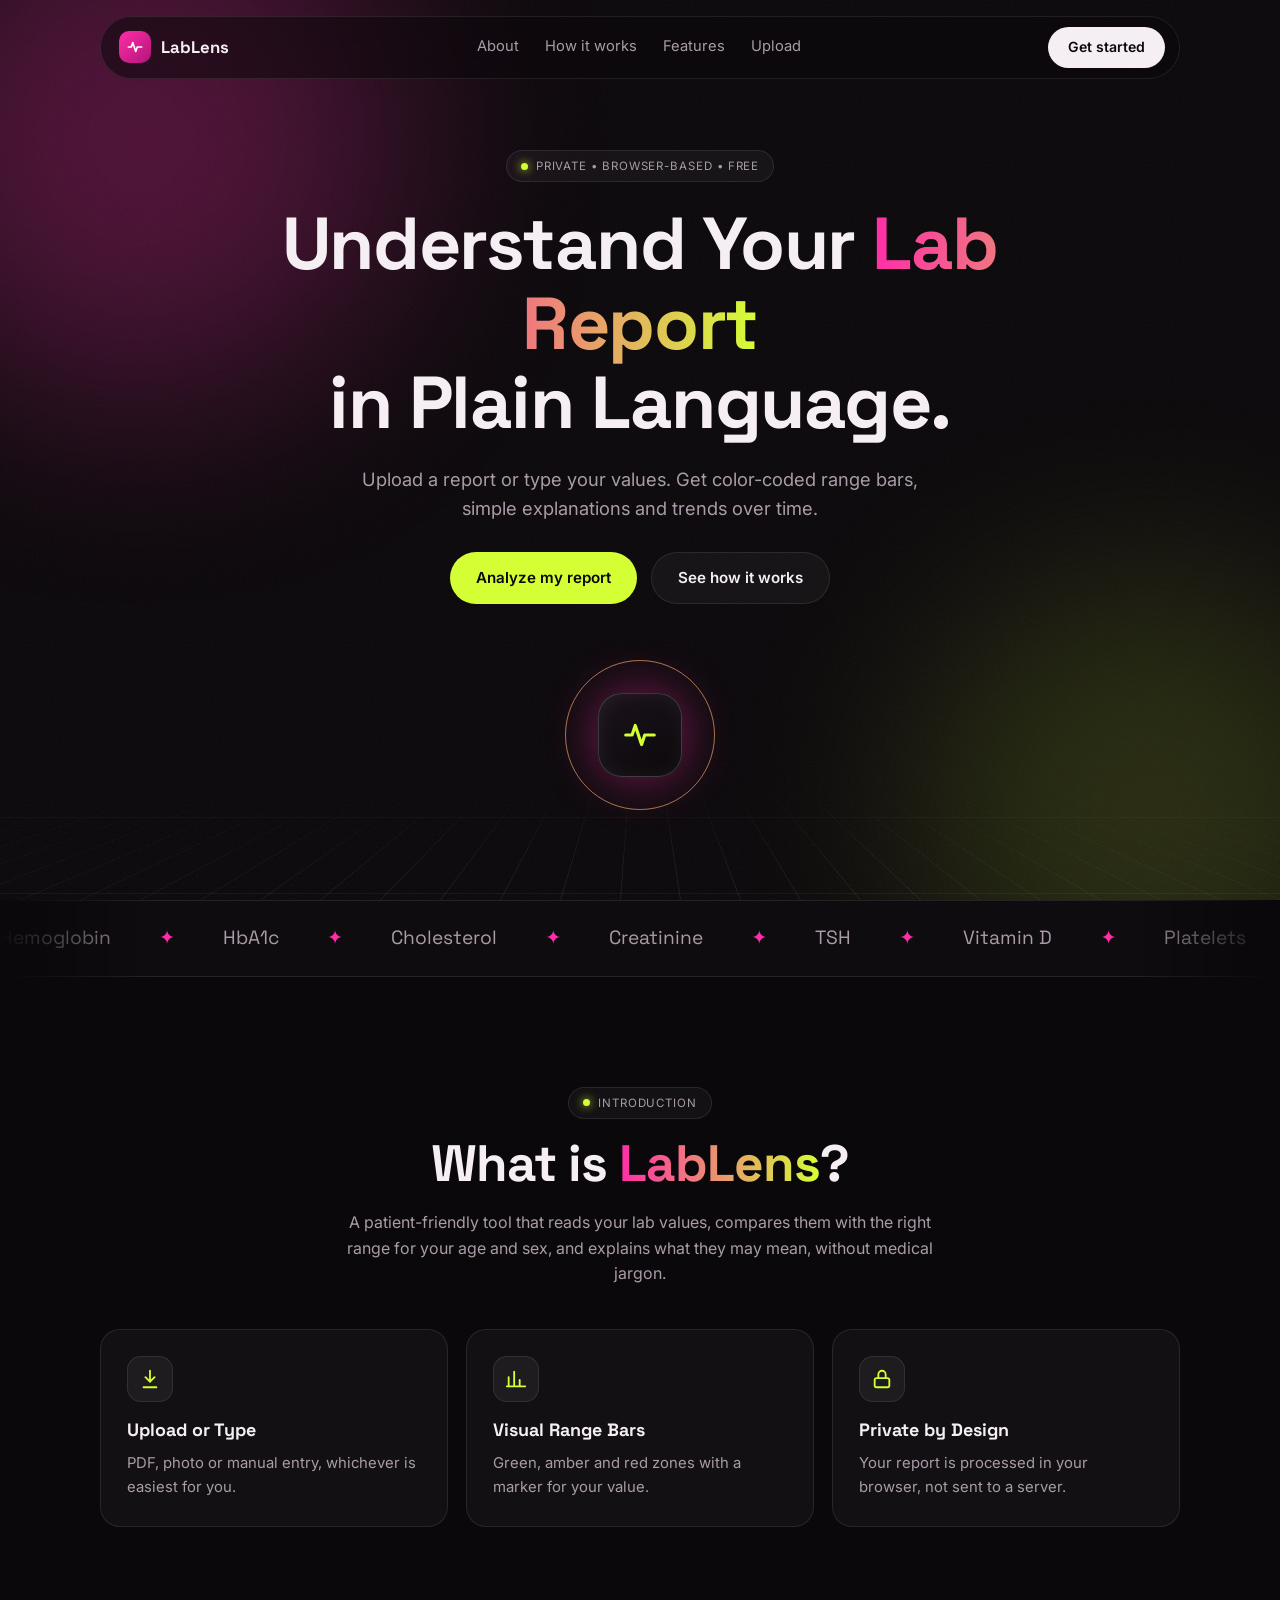
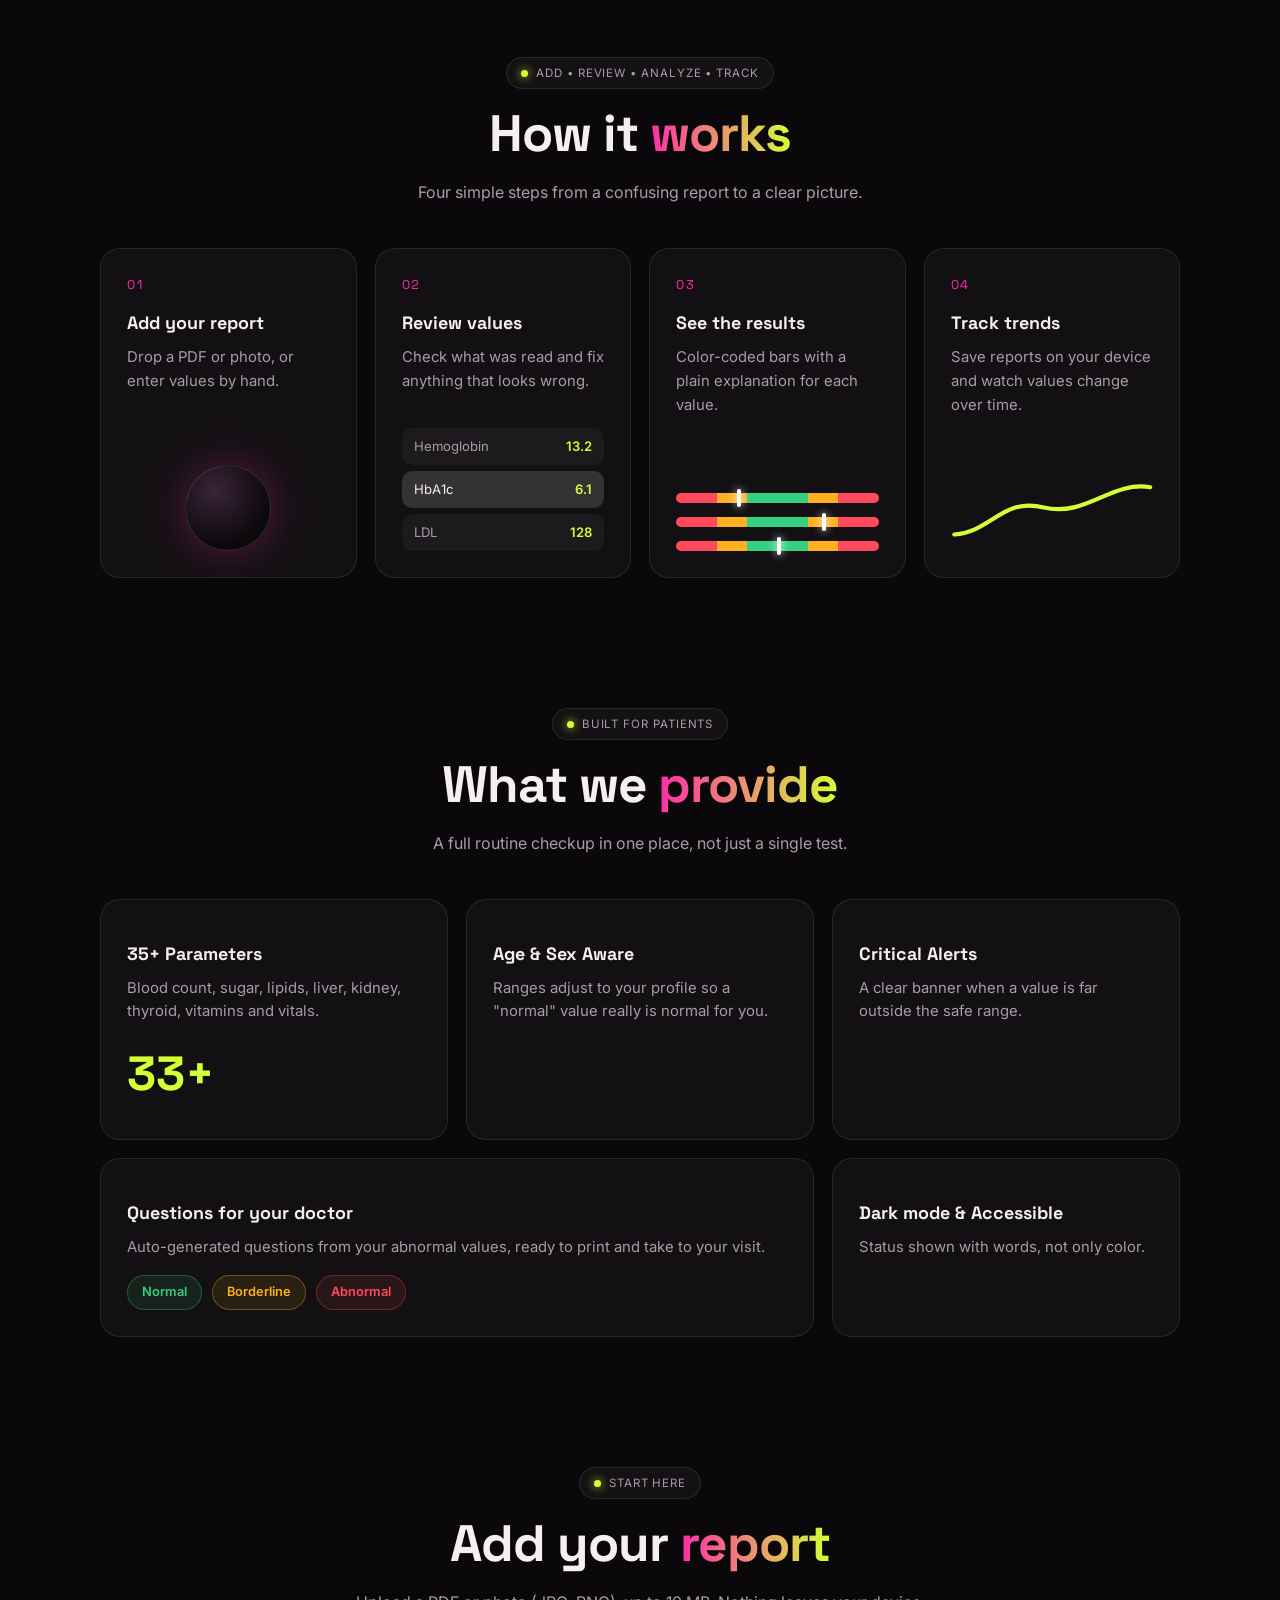
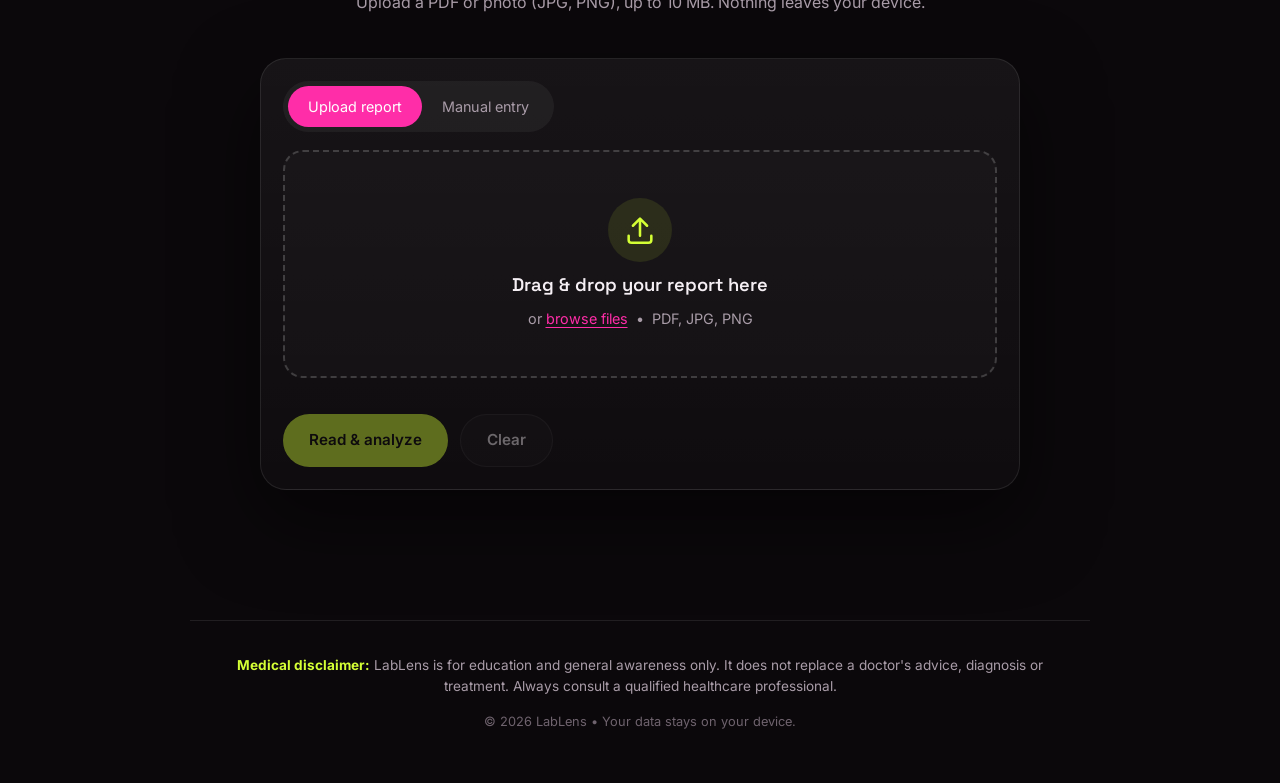
<file: websit sranjith/index.html>
<!DOCTYPE html>
<html lang="en">
<head>
  <meta charset="UTF-8" />
  <meta name="viewport" content="width=device-width, initial-scale=1" />
  <title>LabLens – Understand Your Lab Report</title>
  <meta name="description" content="Upload or type your lab results and get a plain-language, color-coded explanation. Private, runs in your browser." />

  <link rel="preconnect" href="https://fonts.googleapis.com" />
  <link rel="preconnect" href="https://fonts.gstatic.com" crossorigin />
  <link href="https://fonts.googleapis.com/css2?family=Inter:wght@300;400;500;600&family=Space+Grotesk:wght@500;600;700&display=swap" rel="stylesheet" />
  <link rel="stylesheet" href="css/style.css" />
</head>
<body>
  <!-- Animated background -->
  <div class="bg" aria-hidden="true">
    <span class="blob blob-pink"></span>
    <span class="blob blob-lime"></span>
    <span class="grid-floor"></span>
    <span class="noise"></span>
  </div>
  <div class="cursor-glow" aria-hidden="true"></div>

  <!-- NAV -->
  <header class="nav" id="nav">
    <a href="#top" class="brand" aria-label="LabLens home">
      <span class="brand-mark">
        <svg viewBox="0 0 24 24" width="18" height="18" fill="none" stroke="currentColor" stroke-width="2.2" stroke-linecap="round" stroke-linejoin="round"><path d="M3 12h4l2-6 4 12 2-6h6"/></svg>
      </span>
      LabLens
    </a>
    <nav class="nav-links" aria-label="Main">
      <a href="#intro">About</a>
      <a href="#how">How it works</a>
      <a href="#provide">Features</a>
      <a href="#upload">Upload</a>
    </nav>
    <a href="#upload" class="btn btn-small">Get started</a>
  </header>

  <main id="top">
    <!-- HERO -->
    <section class="hero">
      <p class="pill reveal"><span class="dot"></span> Private • Browser-based • Free</p>
      <h1 class="reveal" style="--d:.08s">
        Understand Your <span class="grad">Lab Report</span><br />in Plain Language.
      </h1>
      <p class="sub reveal" style="--d:.16s">
        Upload a report or type your values. Get color-coded range bars, simple explanations and trends over time.
      </p>
      <div class="hero-cta reveal" style="--d:.24s">
        <a href="#upload" class="btn btn-primary">Analyze my report</a>
        <a href="#how" class="btn btn-ghost">See how it works</a>
      </div>

      <div class="orb reveal" style="--d:.32s" aria-hidden="true">
        <div class="orb-ring"></div>
        <div class="orb-ring r2"></div>
        <div class="orb-core">
          <svg viewBox="0 0 24 24" width="38" height="38" fill="none" stroke="currentColor" stroke-width="2" stroke-linecap="round" stroke-linejoin="round"><path d="M3 12h4l2-6 4 12 2-6h6"/></svg>
        </div>
      </div>
    </section>

    <!-- MARQUEE -->
    <section class="marquee" aria-label="Supported tests">
      <div class="marquee-track">
        <span>Hemoglobin</span><span>HbA1c</span><span>Cholesterol</span><span>Creatinine</span><span>TSH</span>
        <span>Vitamin D</span><span>Platelets</span><span>SGPT</span><span>Blood Pressure</span><span>SpO2</span><span>BMI</span><span>Ferritin</span>
        <span>Hemoglobin</span><span>HbA1c</span><span>Cholesterol</span><span>Creatinine</span><span>TSH</span>
        <span>Vitamin D</span><span>Platelets</span><span>SGPT</span><span>Blood Pressure</span><span>SpO2</span><span>BMI</span><span>Ferritin</span>
      </div>
    </section>

    <!-- INTRO -->
    <section class="section" id="intro">
      <p class="pill reveal"><span class="dot"></span> Introduction</p>
      <h2 class="reveal">What is <span class="grad">LabLens</span>?</h2>
      <p class="lead reveal">
        A patient-friendly tool that reads your lab values, compares them with the right range for your age and sex,
        and explains what they may mean, without medical jargon.
      </p>
      <div class="cards-3">
        <article class="card spot reveal">
          <div class="icon"><svg viewBox="0 0 24 24" width="22" height="22" fill="none" stroke="currentColor" stroke-width="2" stroke-linecap="round"><path d="M12 3v12M7 10l5 5 5-5M5 21h14"/></svg></div>
          <h3>Upload or Type</h3>
          <p>PDF, photo or manual entry, whichever is easiest for you.</p>
        </article>
        <article class="card spot reveal" style="--d:.1s">
          <div class="icon"><svg viewBox="0 0 24 24" width="22" height="22" fill="none" stroke="currentColor" stroke-width="2" stroke-linecap="round"><path d="M4 20V10M10 20V4M16 20v-7M22 20H2"/></svg></div>
          <h3>Visual Range Bars</h3>
          <p>Green, amber and red zones with a marker for your value.</p>
        </article>
        <article class="card spot reveal" style="--d:.2s">
          <div class="icon"><svg viewBox="0 0 24 24" width="22" height="22" fill="none" stroke="currentColor" stroke-width="2" stroke-linecap="round" stroke-linejoin="round"><rect x="4" y="11" width="16" height="10" rx="2"/><path d="M8 11V7a4 4 0 018 0v4"/></svg></div>
          <h3>Private by Design</h3>
          <p>Your report is processed in your browser, not sent to a server.</p>
        </article>
      </div>
    </section>

    <!-- HOW IT WORKS -->
    <section class="section" id="how">
      <p class="pill reveal"><span class="dot"></span> Add • Review • Analyze • Track</p>
      <h2 class="reveal">How it <span class="grad">works</span></h2>
      <p class="lead reveal">Four simple steps from a confusing report to a clear picture.</p>
      <div class="cards-4">
        <article class="card tall spot reveal">
          <span class="step-no">01</span>
          <h3>Add your report</h3>
          <p>Drop a PDF or photo, or enter values by hand.</p>
          <div class="mini-visual"><span class="mini-orb"></span></div>
        </article>
        <article class="card tall spot reveal" style="--d:.1s">
          <span class="step-no">02</span>
          <h3>Review values</h3>
          <p>Check what was read and fix anything that looks wrong.</p>
          <ul class="mini-list">
            <li>Hemoglobin <b>13.2</b></li>
            <li class="on">HbA1c <b>6.1</b></li>
            <li>LDL <b>128</b></li>
          </ul>
        </article>
        <article class="card tall spot reveal" style="--d:.2s">
          <span class="step-no">03</span>
          <h3>See the results</h3>
          <p>Color-coded bars with a plain explanation for each value.</p>
          <div class="mini-bar"><i></i></div>
          <div class="mini-bar b2"><i></i></div>
          <div class="mini-bar b3"><i></i></div>
        </article>
        <article class="card tall spot reveal" style="--d:.3s">
          <span class="step-no">04</span>
          <h3>Track trends</h3>
          <p>Save reports on your device and watch values change over time.</p>
          <svg class="mini-chart" viewBox="0 0 120 50" fill="none"><path d="M2 40 C 25 38, 30 18, 55 24 S 95 8, 118 12" stroke="currentColor" stroke-width="2.5" stroke-linecap="round"/></svg>
        </article>
      </div>
    </section>

    <!-- WHAT WE PROVIDE -->
    <section class="section" id="provide">
      <p class="pill reveal"><span class="dot"></span> Built for patients</p>
      <h2 class="reveal">What we <span class="grad">provide</span></h2>
      <p class="lead reveal">A full routine checkup in one place, not just a single test.</p>
      <div class="bento">
        <article class="card spot reveal">
          <h3>35+ Parameters</h3>
          <p>Blood count, sugar, lipids, liver, kidney, thyroid, vitamins and vitals.</p>
          <div class="stat"><span data-count="35">0</span>+</div>
        </article>
        <article class="card spot reveal" style="--d:.1s">
          <h3>Age &amp; Sex Aware</h3>
          <p>Ranges adjust to your profile so a "normal" value really is normal for you.</p>
        </article>
        <article class="card spot reveal" style="--d:.2s">
          <h3>Critical Alerts</h3>
          <p>A clear banner when a value is far outside the safe range.</p>
        </article>
        <article class="card spot wide reveal">
          <h3>Questions for your doctor</h3>
          <p>Auto-generated questions from your abnormal values, ready to print and take to your visit.</p>
          <div class="chips">
            <span class="chip ok">Normal</span>
            <span class="chip warn">Borderline</span>
            <span class="chip bad">Abnormal</span>
          </div>
        </article>
        <article class="card spot reveal" style="--d:.1s">
          <h3>Dark mode &amp; Accessible</h3>
          <p>Status shown with words, not only color.</p>
        </article>
      </div>
    </section>

    <!-- UPLOAD -->
    <section class="section" id="upload">
      <p class="pill reveal"><span class="dot"></span> Start here</p>
      <h2 class="reveal">Add your <span class="grad">report</span></h2>
      <p class="lead reveal">Upload a PDF or photo (JPG, PNG), up to 10 MB. Nothing leaves your device.</p>

      <div class="upload-wrap reveal">
        <div class="tabs" role="tablist">
          <button class="tab active" role="tab" aria-selected="true" data-tab="file">Upload report</button>
          <button class="tab" role="tab" aria-selected="false" data-tab="manual">Manual entry</button>
        </div>

        <!-- Upload panel -->
        <div class="panel" id="panel-file">
          <label class="dropzone" id="dropzone" for="fileInput" tabindex="0">
            <input type="file" id="fileInput" accept=".pdf,.jpg,.jpeg,.png,application/pdf,image/jpeg,image/png" multiple hidden />
            <div class="dz-icon">
              <svg viewBox="0 0 24 24" width="34" height="34" fill="none" stroke="currentColor" stroke-width="1.8" stroke-linecap="round" stroke-linejoin="round"><path d="M12 16V4M7 9l5-5 5 5"/><path d="M4 16v3a2 2 0 002 2h12a2 2 0 002-2v-3"/></svg>
            </div>
            <p class="dz-title">Drag &amp; drop your report here</p>
            <p class="dz-sub">or <span class="link">browse files</span> &nbsp;•&nbsp; PDF, JPG, PNG</p>
          </label>

          <p class="error" id="fileError" role="alert" hidden></p>
          <ul class="file-list" id="fileList" aria-live="polite"></ul>

          <div class="upload-actions">
            <button class="btn btn-primary" id="analyzeBtn" disabled>Read &amp; analyze</button>
            <button class="btn btn-ghost" id="clearBtn" disabled>Clear</button>
          </div>
        </div>

        <!-- Manual panel -->
        <div class="panel" id="panel-manual" hidden>
          <div class="manual-box">
            <h3>Prefer typing the values?</h3>
            <p>Enter your age, sex and test values. Results update live as you type.</p>
            <a href="analyze.html?mode=manual" class="btn btn-primary">Open manual entry</a>
            <p class="note">This page is built in Step 3.</p>
          </div>
        </div>
      </div>
    </section>
  </main>

  <footer class="footer">
    <p class="disclaimer">
      <strong>Medical disclaimer:</strong> LabLens is for education and general awareness only. It does not replace a doctor's advice, diagnosis or treatment. Always consult a qualified healthcare professional.
    </p>
    <p class="copy">© <span id="year"></span> LabLens • Your data stays on your device.</p>
  </footer>

  <div class="toast" id="toast" role="status" aria-live="polite"></div>
  <script src="js/filestore.js"></script>
  <script src="js/main.js"></script>
</body>
</html>
</file>
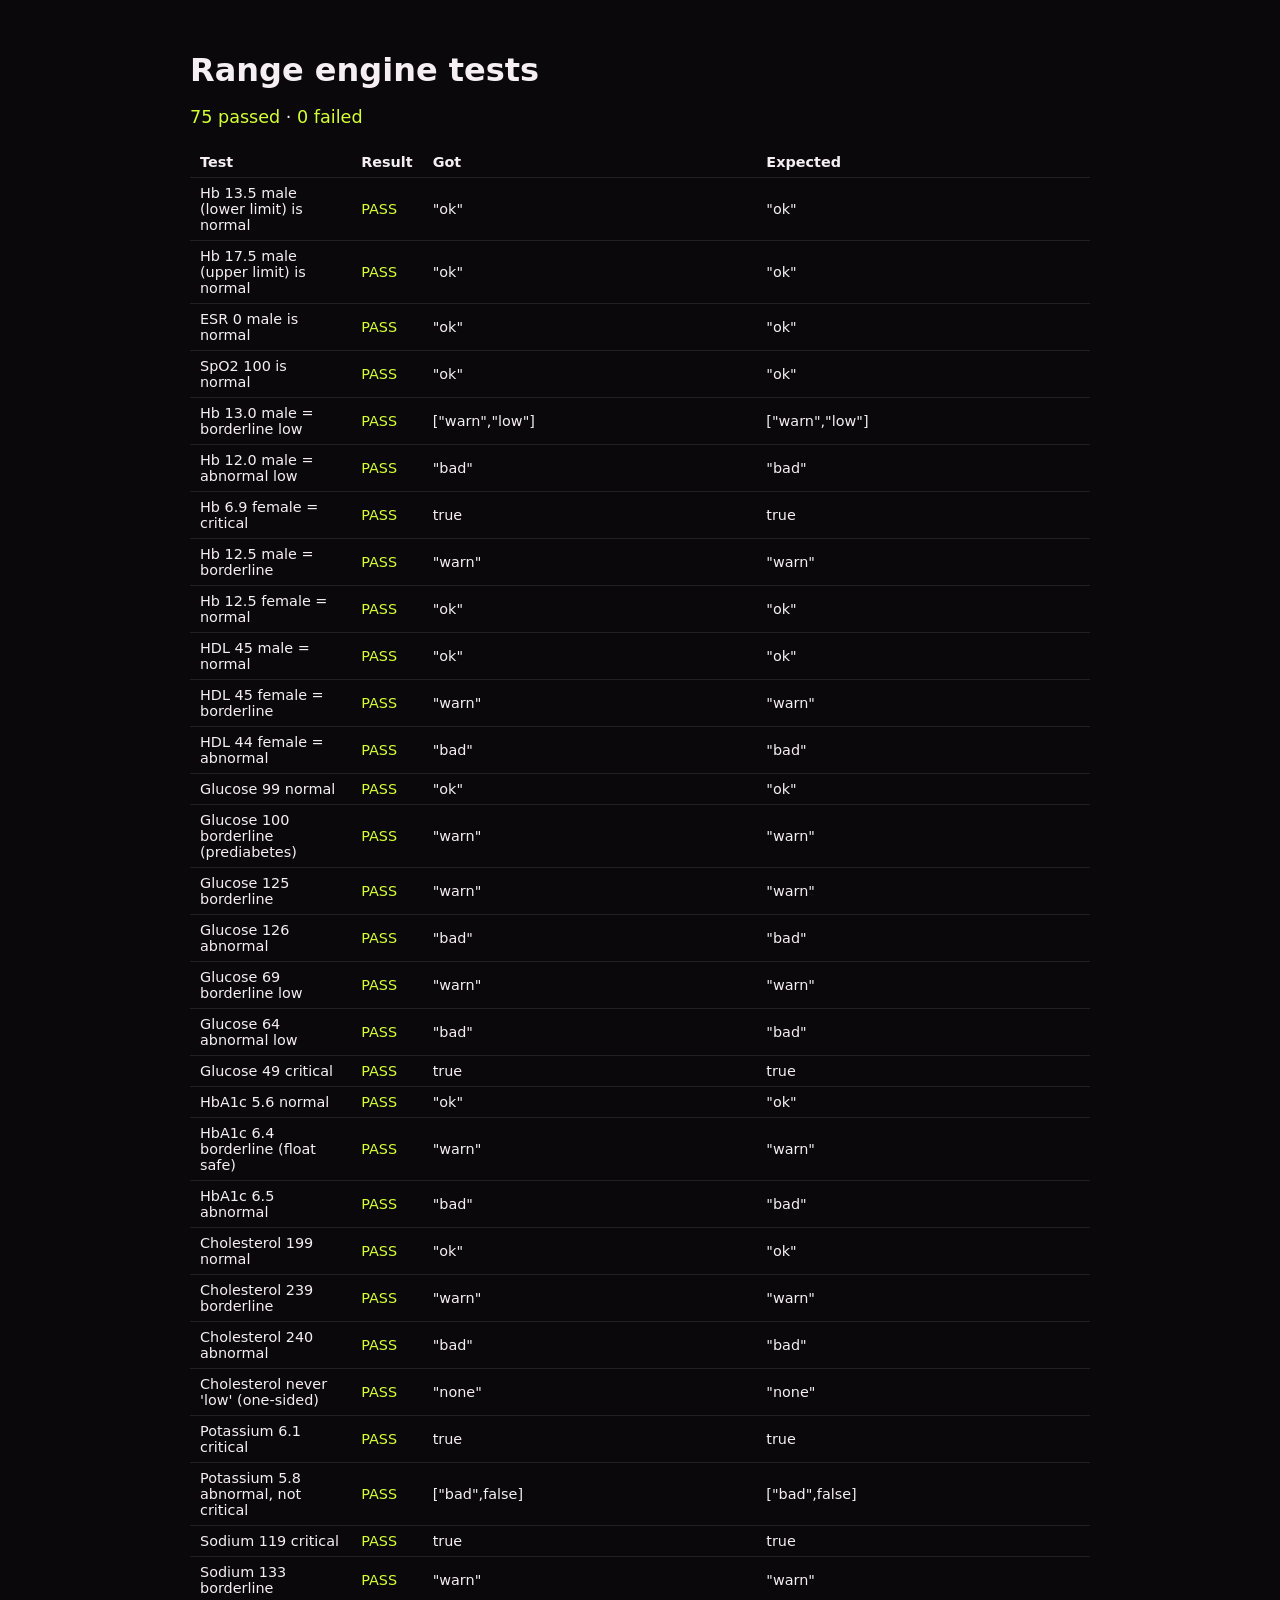
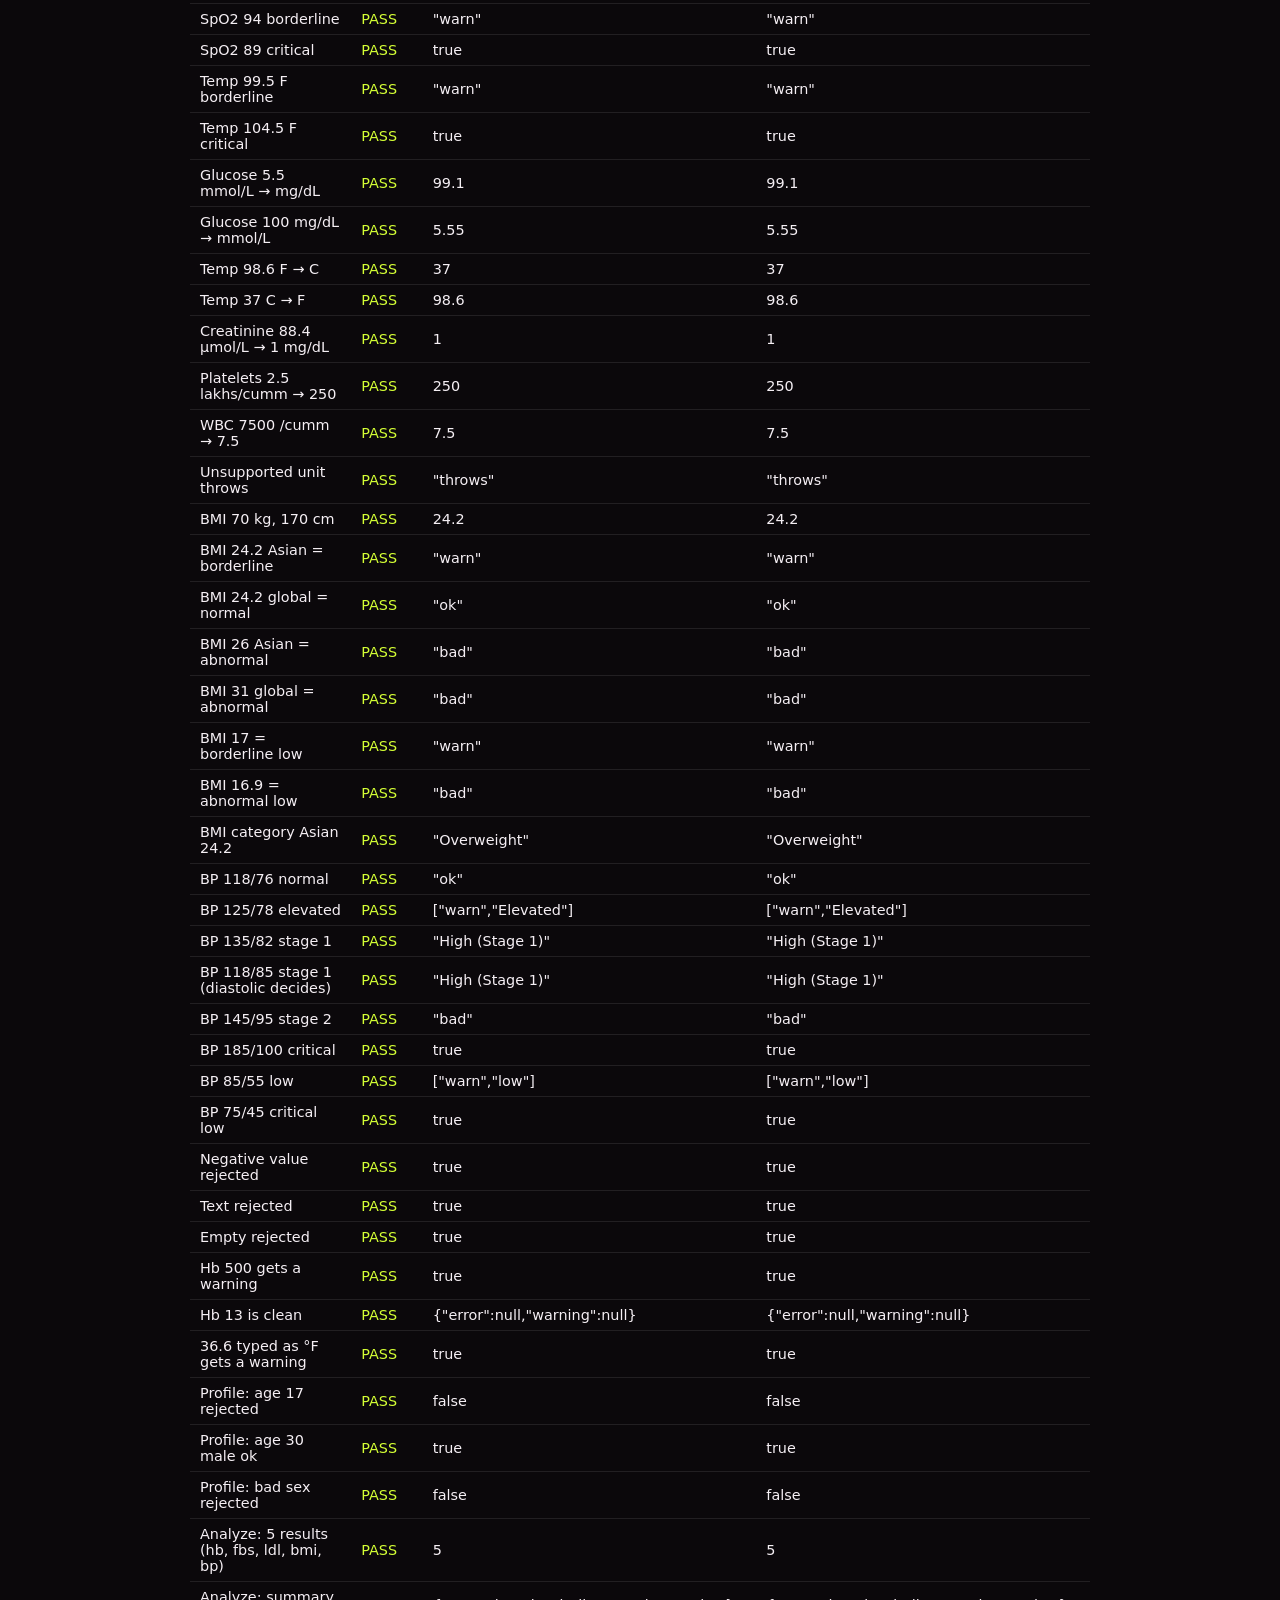
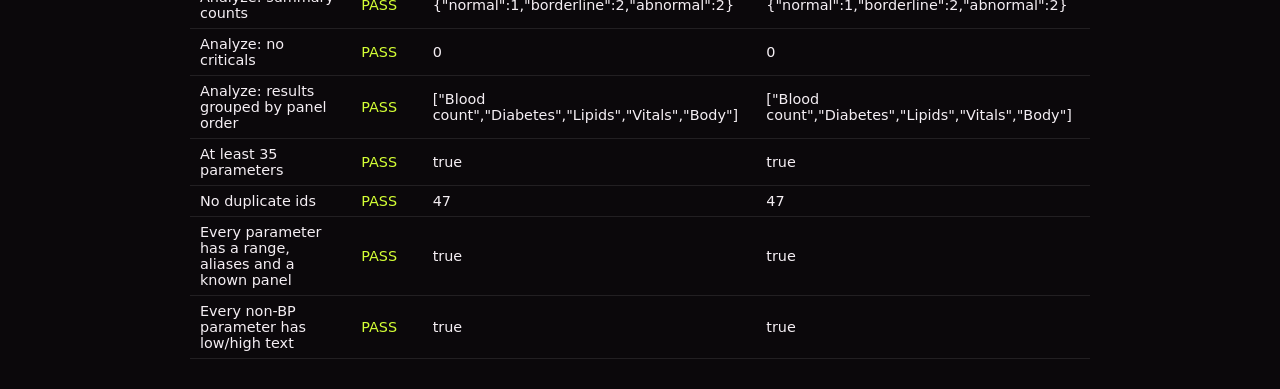
<file: websit sranjith/tests.html>
<!DOCTYPE html>
<html lang="en">
<head>
  <meta charset="UTF-8" />
  <title>Engine tests</title>
  <style>
    body{background:#0B080B;color:#f5eff4;font-family:system-ui,sans-serif;padding:30px;max-width:900px;margin:auto}
    h1{margin-bottom:6px} .sum{margin-bottom:20px;font-size:1.1rem}
    table{width:100%;border-collapse:collapse;font-size:.9rem}
    td,th{padding:7px 10px;border-bottom:1px solid #ffffff18;text-align:left}
    .pass{color:#D4FF35} .fail{color:#FF2DA8;font-weight:700}
    tr.f{background:#ff2da814}
  </style>
</head>
<body>
  <h1>Range engine tests</h1>
  <p class="sum" id="sum"></p>
  <table><thead><tr><th>Test</th><th>Result</th><th>Got</th><th>Expected</th></tr></thead><tbody id="rows"></tbody></table>

  <script src="js/params.js"></script>
  <script src="js/engine.js"></script>
  <script>
    const rows = document.getElementById("rows");
    let pass = 0, fail = 0;
    function t(name, got, want) {
      const g = JSON.stringify(got), w = JSON.stringify(want), ok = g === w;
      ok ? pass++ : fail++;
      rows.insertAdjacentHTML("beforeend",
        `<tr class="${ok ? "" : "f"}"><td>${name}</td><td class="${ok ? "pass" : "fail"}">${ok ? "PASS" : "FAIL"}</td><td>${g}</td><td>${w}</td></tr>`);
    }
    const byId = PARAM_BY_ID;
    const J = (id, v, sex = "male") => judge(v, byId[id], sex);
    const L = (id, v, sex) => J(id, v, sex).level;

    /* --- boundaries --- */
    t("Hb 13.5 male (lower limit) is normal", L("hb", 13.5), "ok");
    t("Hb 17.5 male (upper limit) is normal", L("hb", 17.5), "ok");
    t("ESR 0 male is normal", L("esr", 0), "ok");
    t("SpO2 100 is normal", L("spo2", 100), "ok");

    /* --- levels --- */
    t("Hb 13.0 male = borderline low", [J("hb", 13).level, J("hb", 13).dir], ["warn", "low"]);
    t("Hb 12.0 male = abnormal low", L("hb", 12), "bad");
    t("Hb 6.9 female = critical", J("hb", 6.9, "female").critical, true);

    /* --- sex difference --- */
    t("Hb 12.5 male = borderline", L("hb", 12.5, "male"), "warn");
    t("Hb 12.5 female = normal", L("hb", 12.5, "female"), "ok");
    t("HDL 45 male = normal", L("hdl", 45, "male"), "ok");
    t("HDL 45 female = borderline", L("hdl", 45, "female"), "warn");
    t("HDL 44 female = abnormal", L("hdl", 44, "female"), "bad");

    /* --- diabetes cut-offs --- */
    t("Glucose 99 normal", L("fbs", 99), "ok");
    t("Glucose 100 borderline (prediabetes)", L("fbs", 100), "warn");
    t("Glucose 125 borderline", L("fbs", 125), "warn");
    t("Glucose 126 abnormal", L("fbs", 126), "bad");
    t("Glucose 69 borderline low", L("fbs", 69), "warn");
    t("Glucose 64 abnormal low", L("fbs", 64), "bad");
    t("Glucose 49 critical", J("fbs", 49).critical, true);
    t("HbA1c 5.6 normal", L("hba1c", 5.6), "ok");
    t("HbA1c 6.4 borderline (float safe)", L("hba1c", 6.4), "warn");
    t("HbA1c 6.5 abnormal", L("hba1c", 6.5), "bad");

    /* --- lipids (one-sided ranges) --- */
    t("Cholesterol 199 normal", L("tc", 199), "ok");
    t("Cholesterol 239 borderline", L("tc", 239), "warn");
    t("Cholesterol 240 abnormal", L("tc", 240), "bad");
    t("Cholesterol never 'low' (one-sided)", J("tc", 1).dir, "none");

    /* --- critical limits --- */
    t("Potassium 6.1 critical", J("k", 6.1).critical, true);
    t("Potassium 5.8 abnormal, not critical", [J("k", 5.8).level, J("k", 5.8).critical], ["bad", false]);
    t("Sodium 119 critical", J("na", 119).critical, true);
    t("Sodium 133 borderline", L("na", 133), "warn");
    t("SpO2 94 borderline", L("spo2", 94), "warn");
    t("SpO2 89 critical", J("spo2", 89).critical, true);
    t("Temp 99.5 F borderline", L("temp", 99.5), "warn");
    t("Temp 104.5 F critical", J("temp", 104.5).critical, true);

    /* --- unit conversion --- */
    t("Glucose 5.5 mmol/L → mg/dL", round(convert(byId.fbs, 5.5, "mmol/L", "mg/dL"), 1), 99.1);
    t("Glucose 100 mg/dL → mmol/L", round(convert(byId.fbs, 100, "mg/dL", "mmol/L"), 2), 5.55);
    t("Temp 98.6 F → C", round(convert(byId.temp, 98.6, "°F", "°C"), 1), 37);
    t("Temp 37 C → F", round(toBase(byId.temp, 37, "°C"), 1), 98.6);
    t("Creatinine 88.4 µmol/L → 1 mg/dL", round(toBase(byId.cr, 88.4, "µmol/L"), 2), 1);
    t("Platelets 2.5 lakhs/cumm → 250", toBase(byId.plt, 2.5, "lakhs/cumm"), 250);
    t("WBC 7500 /cumm → 7.5", round(toBase(byId.wbc, 7500, "/cumm"), 1), 7.5);
    t("Unsupported unit throws", (() => { try { toBase(byId.hb, 1, "stone"); return "no error"; } catch { return "throws"; } })(), "throws");

    /* --- BMI --- */
    t("BMI 70 kg, 170 cm", round(bmi(70, 170), 1), 24.2);
    t("BMI 24.2 Asian = borderline", judgeBMI(24.2, true).level, "warn");
    t("BMI 24.2 global = normal", judgeBMI(24.2, false).level, "ok");
    t("BMI 26 Asian = abnormal", judgeBMI(26, true).level, "bad");
    t("BMI 31 global = abnormal", judgeBMI(31, false).level, "bad");
    t("BMI 17 = borderline low", judgeBMI(17, true).level, "warn");
    t("BMI 16.9 = abnormal low", judgeBMI(16.9, true).level, "bad");
    t("BMI category Asian 24.2", judgeBMI(24.2, true).category, "Overweight");

    /* --- blood pressure --- */
    t("BP 118/76 normal", judgeBP(118, 76).level, "ok");
    t("BP 125/78 elevated", [judgeBP(125, 78).level, judgeBP(125, 78).category], ["warn", "Elevated"]);
    t("BP 135/82 stage 1", judgeBP(135, 82).category, "High (Stage 1)");
    t("BP 118/85 stage 1 (diastolic decides)", judgeBP(118, 85).category, "High (Stage 1)");
    t("BP 145/95 stage 2", judgeBP(145, 95).level, "bad");
    t("BP 185/100 critical", judgeBP(185, 100).critical, true);
    t("BP 85/55 low", [judgeBP(85, 55).level, judgeBP(85, 55).dir], ["warn", "low"]);
    t("BP 75/45 critical low", judgeBP(75, 45).critical, true);

    /* --- validation --- */
    t("Negative value rejected", validateValue(byId.hb, -5).error !== null, true);
    t("Text rejected", validateValue(byId.hb, "abc").error !== null, true);
    t("Empty rejected", validateValue(byId.hb, "").error !== null, true);
    t("Hb 500 gets a warning", validateValue(byId.hb, 500).warning !== null, true);
    t("Hb 13 is clean", validateValue(byId.hb, 13), { error: null, warning: null });
    t("36.6 typed as °F gets a warning", validateValue(byId.temp, 36.6).warning !== null, true);
    t("Profile: age 17 rejected", validateProfile({ age: 17, sex: "male" }).valid, false);
    t("Profile: age 30 male ok", validateProfile({ age: 30, sex: "male" }).valid, true);
    t("Profile: bad sex rejected", validateProfile({ age: 30, sex: "x" }).valid, false);

    /* --- full analysis --- */
    const demo = analyze({ age: 35, sex: "male" },
      { hb: 15, fbs: 110, ldl: 165, bp_sys: 150, bp_dia: 95, height_cm: 170, weight_kg: 70 });
    t("Analyze: 5 results (hb, fbs, ldl, bmi, bp)", demo.results.length, 5);
    t("Analyze: summary counts", demo.summary.counts, { normal: 1, borderline: 2, abnormal: 2 });
    t("Analyze: no criticals", demo.summary.criticals.length, 0);
    t("Analyze: results grouped by panel order", demo.results.map((r) => r.panel),
      ["Blood count", "Diabetes", "Lipids", "Vitals", "Body"]);

    /* --- data integrity --- */
    t("At least 35 parameters", PARAMS.length >= 35, true);
    t("No duplicate ids", new Set(PARAMS.map((p) => p.id)).size, PARAMS.length);
    t("Every parameter has a range, aliases and a known panel",
      PARAMS.every((p) => p.range && p.aliases.length && PANELS.includes(p.panel)), true);
    t("Every non-BP parameter has low/high text",
      PARAMS.filter((p) => !p.special).every((p) => typeof p.low === "string" && typeof p.high === "string"), true);

    document.getElementById("sum").innerHTML =
      `<span class="pass">${pass} passed</span> · <span class="${fail ? "fail" : "pass"}">${fail} failed</span>`;
    document.title = fail ? `✗ ${fail} failed` : `✓ all ${pass} passed`;
  </script>
</body>
</html>
</file>
<file: websit sranjith/css/style.css>
/* ========= Variables ========= */
:root{
  --bg:#0B080B;
  --pink:#FF2DA8;
  --lime:#D4FF35;
  --text:#F5EFF4;
  --muted:#A99CA8;
  --card:rgba(255,255,255,.035);
  --border:rgba(255,255,255,.09);
  --radius:20px;
  --font-head:"Space Grotesk","Inter",system-ui,sans-serif;
  --font-body:"Inter",system-ui,sans-serif;
}

*{box-sizing:border-box;margin:0;padding:0}
html{scroll-behavior:smooth;scroll-padding-top:90px}
body{
  background:var(--bg);color:var(--text);
  font-family:var(--font-body);line-height:1.6;
  overflow-x:hidden;-webkit-font-smoothing:antialiased;
}
a{color:inherit;text-decoration:none}
button{font:inherit;color:inherit;cursor:pointer;border:0;background:none}
:focus-visible{outline:2px solid var(--lime);outline-offset:3px;border-radius:8px}

.grad{
  background:linear-gradient(90deg,var(--pink),var(--lime));
  -webkit-background-clip:text;background-clip:text;color:transparent;
}

/* ========= Animated background ========= */
.bg{position:fixed;inset:0;z-index:-1;overflow:hidden;background:var(--bg)}
.blob{position:absolute;border-radius:50%;filter:blur(110px);opacity:.28;will-change:transform}
.blob-pink{width:520px;height:520px;background:var(--pink);top:-120px;left:-120px;animation:float1 18s ease-in-out infinite}
.blob-lime{width:460px;height:460px;background:var(--lime);opacity:.16;bottom:-140px;right:-100px;animation:float2 22s ease-in-out infinite}
@keyframes float1{50%{transform:translate(220px,160px) scale(1.15)}}
@keyframes float2{50%{transform:translate(-240px,-120px) scale(1.2)}}

.grid-floor{
  position:absolute;left:-50%;right:-50%;bottom:0;height:55%;
  background-image:
    linear-gradient(rgba(255,255,255,.07) 1px,transparent 1px),
    linear-gradient(90deg,rgba(255,255,255,.07) 1px,transparent 1px);
  background-size:60px 60px;
  transform:perspective(500px) rotateX(62deg);
  transform-origin:bottom;
  mask-image:linear-gradient(to top,#000 10%,transparent 85%);
  -webkit-mask-image:linear-gradient(to top,#000 10%,transparent 85%);
  animation:gridMove 6s linear infinite;
}
@keyframes gridMove{to{background-position:0 60px}}

.noise{
  position:absolute;inset:0;opacity:.05;
  background-image:url("data:image/svg+xml;utf8,<svg xmlns='http://www.w3.org/2000/svg' width='160' height='160'><filter id='n'><feTurbulence type='fractalNoise' baseFrequency='.9' numOctaves='2'/></filter><rect width='100%' height='100%' filter='url(%23n)'/></svg>");
}

.cursor-glow{
  position:fixed;width:380px;height:380px;border-radius:50%;pointer-events:none;z-index:0;
  background:radial-gradient(circle,rgba(255,45,168,.16),transparent 65%);
  transform:translate(-50%,-50%);left:-999px;top:-999px;transition:opacity .3s;
}

/* ========= Nav ========= */
.nav{
  position:fixed;top:16px;left:50%;transform:translateX(-50%);
  width:min(1080px,calc(100% - 28px));z-index:50;
  display:flex;align-items:center;justify-content:space-between;gap:16px;
  padding:10px 14px 10px 18px;border-radius:999px;
  background:rgba(11,8,11,.55);border:1px solid var(--border);
  backdrop-filter:blur(14px);-webkit-backdrop-filter:blur(14px);
  transition:background .3s,border-color .3s;
}
.nav.scrolled{background:rgba(11,8,11,.85);border-color:rgba(255,255,255,.14)}
.brand{display:flex;align-items:center;gap:10px;font-family:var(--font-head);font-weight:700;font-size:1.05rem}
.brand-mark{
  display:grid;place-items:center;width:32px;height:32px;border-radius:10px;
  background:linear-gradient(135deg,var(--pink),#b3157a);color:#fff;
}
.nav-links{display:flex;gap:26px;font-size:.92rem;color:var(--muted)}
.nav-links a{transition:color .2s}
.nav-links a:hover{color:var(--text)}

/* ========= Buttons ========= */
.btn{
  display:inline-flex;align-items:center;justify-content:center;gap:8px;
  padding:13px 26px;border-radius:999px;font-weight:600;font-size:.95rem;
  transition:transform .2s,box-shadow .25s,background .25s,opacity .2s;
}
.btn:hover:not(:disabled){transform:translateY(-2px)}
.btn:disabled{opacity:.4;cursor:not-allowed}
.btn-small{padding:9px 20px;font-size:.88rem;background:var(--text);color:#0B080B}
.btn-small:hover{background:var(--lime)}
.btn-primary{background:var(--lime);color:#0B080B;box-shadow:0 0 0 0 rgba(212,255,53,.5)}
.btn-primary:hover:not(:disabled){box-shadow:0 8px 34px rgba(212,255,53,.35)}
.btn-ghost{border:1px solid var(--border);background:rgba(255,255,255,.04)}
.btn-ghost:hover:not(:disabled){border-color:var(--pink);background:rgba(255,45,168,.1)}

/* ========= Pill ========= */
.pill{
  display:inline-flex;align-items:center;gap:8px;
  padding:6px 14px;border-radius:999px;font-size:.72rem;letter-spacing:.08em;text-transform:uppercase;
  color:var(--muted);background:rgba(255,255,255,.04);border:1px solid var(--border);
}
.pill .dot{width:7px;height:7px;border-radius:50%;background:var(--lime);box-shadow:0 0 10px var(--lime);animation:pulse 2s infinite}
@keyframes pulse{50%{opacity:.35;transform:scale(.8)}}

/* ========= Hero ========= */
.hero{
  min-height:100vh;display:flex;flex-direction:column;align-items:center;justify-content:center;
  text-align:center;padding:140px 20px 80px;gap:22px;position:relative;z-index:1;
}
.hero h1{
  font-family:var(--font-head);font-weight:700;line-height:1.08;
  font-size:clamp(2.3rem,6vw,4.6rem);letter-spacing:-.02em;max-width:900px;
}
.sub{max-width:560px;color:var(--muted);font-size:clamp(1rem,1.6vw,1.15rem)}
.hero-cta{display:flex;gap:14px;flex-wrap:wrap;justify-content:center;margin-top:6px}

/* Orb */
.orb{position:relative;width:150px;height:150px;margin-top:34px;display:grid;place-items:center}
.orb-core{
  width:84px;height:84px;border-radius:24px;display:grid;place-items:center;color:var(--lime);
  background:linear-gradient(145deg,#1b141b,#0B080B);border:1px solid rgba(255,255,255,.18);
  box-shadow:0 0 50px rgba(255,45,168,.45),inset 0 0 20px rgba(255,255,255,.06);
  animation:bob 4s ease-in-out infinite;position:relative;z-index:2;
}
.orb-ring{
  position:absolute;inset:0;border-radius:50%;border:1px solid rgba(255,45,168,.45);
  animation:ring 3.6s ease-out infinite;
}
.orb-ring.r2{animation-delay:1.8s;border-color:rgba(212,255,53,.4)}
@keyframes ring{0%{transform:scale(.55);opacity:.9}100%{transform:scale(1.5);opacity:0}}
@keyframes bob{50%{transform:translateY(-10px)}}

/* ========= Marquee ========= */
.marquee{
  overflow:hidden;padding:22px 0;border-block:1px solid var(--border);
  background:rgba(255,255,255,.02);
  mask-image:linear-gradient(90deg,transparent,#000 12%,#000 88%,transparent);
  -webkit-mask-image:linear-gradient(90deg,transparent,#000 12%,#000 88%,transparent);
}
.marquee-track{display:flex;gap:48px;width:max-content;animation:scroll 32s linear infinite}
.marquee-track span{font-family:var(--font-head);font-size:1.2rem;color:var(--muted);white-space:nowrap}
.marquee-track span::after{content:"✦";margin-left:48px;color:var(--pink)}
@keyframes scroll{to{transform:translateX(-50%)}}

/* ========= Sections ========= */
.section{
  max-width:1120px;margin:0 auto;padding:110px 20px 20px;
  display:flex;flex-direction:column;align-items:center;text-align:center;gap:16px;
  position:relative;z-index:1;
}
.section h2{font-family:var(--font-head);font-size:clamp(2rem,4.4vw,3.2rem);letter-spacing:-.02em;line-height:1.15}
.lead{max-width:620px;color:var(--muted);margin-bottom:26px}

/* ========= Cards ========= */
.card{
  position:relative;overflow:hidden;text-align:left;padding:26px;border-radius:var(--radius);
  background:var(--card);border:1px solid var(--border);
  transition:transform .35s,border-color .35s;
}
.card h3{font-family:var(--font-head);font-size:1.12rem;margin:14px 0 8px}
.card p{color:var(--muted);font-size:.93rem}
.card:hover{transform:translateY(-6px);border-color:rgba(255,45,168,.45)}
/* mouse spotlight */
.spot::before{
  content:"";position:absolute;inset:0;pointer-events:none;opacity:0;transition:opacity .3s;
  background:radial-gradient(300px circle at var(--mx,50%) var(--my,50%),rgba(255,45,168,.18),transparent 60%);
}
.spot:hover::before{opacity:1}

.icon{
  width:46px;height:46px;border-radius:14px;display:grid;place-items:center;color:var(--lime);
  background:rgba(255,255,255,.05);border:1px solid var(--border);
}
.cards-3{display:grid;grid-template-columns:repeat(3,1fr);gap:18px;width:100%}
.cards-4{display:grid;grid-template-columns:repeat(4,1fr);gap:18px;width:100%}
.card.tall{min-height:330px;display:flex;flex-direction:column}
.step-no{font-family:var(--font-head);font-size:.8rem;color:var(--pink);letter-spacing:.12em}

/* mini visuals inside "How it works" */
.mini-visual{margin-top:auto;display:grid;place-items:center;padding-top:16px}
.mini-orb{
  width:86px;height:86px;border-radius:50%;
  background:radial-gradient(circle at 35% 30%,#3a2438,#0B080B 70%);
  border:1px solid rgba(255,255,255,.12);box-shadow:0 0 40px rgba(255,45,168,.3);
  animation:bob 4s ease-in-out infinite;
}
.mini-list{list-style:none;margin-top:auto;display:grid;gap:6px;font-size:.82rem}
.mini-list li{display:flex;justify-content:space-between;padding:8px 12px;border-radius:10px;background:rgba(255,255,255,.04);color:var(--muted)}
.mini-list li.on{background:rgba(255,255,255,.14);color:var(--text)}
.mini-list b{color:var(--lime);font-weight:600}
.mini-bar{margin-top:auto;height:10px;border-radius:99px;position:relative;
  background:linear-gradient(90deg,#ff4b5c 0 20%,#ffb020 20% 35%,#35d07f 35% 65%,#ffb020 65% 80%,#ff4b5c 80%)}
.mini-bar+.mini-bar{margin-top:14px}
.mini-bar i{position:absolute;top:-4px;left:30%;width:4px;height:18px;border-radius:3px;background:#fff;box-shadow:0 0 8px #fff;animation:slide 4s ease-in-out infinite}
.mini-bar.b2 i{left:72%;animation-delay:-1.3s}
.mini-bar.b3 i{left:50%;animation-delay:-2.4s}
@keyframes slide{50%{transform:translateX(26px)}}
.mini-chart{margin-top:auto;width:100%;color:var(--lime);stroke-dasharray:260;stroke-dashoffset:260}
.reveal.in .mini-chart{animation:draw 2.2s .4s ease forwards}
@keyframes draw{to{stroke-dashoffset:0}}

/* Bento */
.bento{display:grid;grid-template-columns:repeat(3,1fr);gap:18px;width:100%}
.bento .wide{grid-column:span 2}
.stat{font-family:var(--font-head);font-size:3rem;font-weight:700;margin-top:12px;color:var(--lime)}
.chips{display:flex;gap:10px;flex-wrap:wrap;margin-top:16px}
.chip{padding:6px 14px;border-radius:99px;font-size:.8rem;font-weight:600;border:1px solid}
.chip.ok{color:#35d07f;border-color:#35d07f55;background:#35d07f18}
.chip.warn{color:#ffb020;border-color:#ffb02055;background:#ffb02018}
.chip.bad{color:#ff4b5c;border-color:#ff4b5c55;background:#ff4b5c18}

/* ========= Upload ========= */
.upload-wrap{
  width:min(760px,100%);padding:22px;border-radius:26px;text-align:left;
  background:linear-gradient(180deg,rgba(255,255,255,.05),rgba(255,255,255,.02));
  border:1px solid var(--border);box-shadow:0 30px 80px rgba(0,0,0,.5);
}
.tabs{display:inline-flex;padding:5px;border-radius:99px;background:rgba(255,255,255,.05);margin-bottom:18px}
.tab{padding:9px 20px;border-radius:99px;font-size:.9rem;color:var(--muted);transition:.25s}
.tab.active{background:var(--pink);color:#fff}
.dropzone{
  display:flex;flex-direction:column;align-items:center;gap:8px;text-align:center;
  padding:46px 20px;border-radius:20px;border:2px dashed rgba(255,255,255,.18);
  cursor:pointer;transition:.25s;background:rgba(255,255,255,.02);
}
.dropzone:hover,.dropzone.drag{border-color:var(--lime);background:rgba(212,255,53,.06);transform:scale(1.01)}
.dz-icon{width:64px;height:64px;border-radius:50%;display:grid;place-items:center;color:var(--lime);background:rgba(212,255,53,.1);animation:bob 3.5s ease-in-out infinite}
.dz-title{font-family:var(--font-head);font-size:1.15rem;font-weight:600}
.dz-sub{color:var(--muted);font-size:.9rem}
.link{color:var(--pink);text-decoration:underline;text-underline-offset:3px}
.error{margin-top:12px;color:#ff6b7a;font-size:.9rem}
.file-list{list-style:none;margin-top:16px;display:grid;gap:10px}
.file-item{
  display:flex;align-items:center;gap:14px;padding:10px 14px;border-radius:14px;
  background:rgba(255,255,255,.05);border:1px solid var(--border);animation:pop .35s ease;
}
@keyframes pop{from{opacity:0;transform:translateY(8px) scale(.98)}}
.thumb{width:46px;height:46px;border-radius:10px;flex:none;display:grid;place-items:center;overflow:hidden;
  background:rgba(255,45,168,.15);color:var(--pink);font-weight:700;font-size:.75rem}
.thumb img{width:100%;height:100%;object-fit:cover}
.file-meta{flex:1;min-width:0}
.file-meta strong{display:block;font-size:.92rem;white-space:nowrap;overflow:hidden;text-overflow:ellipsis}
.file-meta span{font-size:.78rem;color:var(--muted)}
.remove{width:30px;height:30px;border-radius:50%;color:var(--muted);transition:.2s}
.remove:hover{background:rgba(255,75,92,.2);color:#ff6b7a}
.upload-actions{display:flex;gap:12px;margin-top:20px;flex-wrap:wrap}
.manual-box{padding:34px 10px;text-align:center;display:grid;gap:14px;justify-items:center}
.manual-box h3{font-family:var(--font-head);font-size:1.4rem}
.manual-box p{color:var(--muted);max-width:420px}
.note{font-size:.8rem}

/* ========= Footer ========= */
.footer{max-width:900px;margin:110px auto 0;padding:34px 20px 50px;text-align:center;border-top:1px solid var(--border);position:relative;z-index:1}
.disclaimer{color:var(--muted);font-size:.85rem;margin-bottom:14px}
.disclaimer strong{color:var(--lime)}
.copy{font-size:.8rem;color:#6f636e}

/* ========= Toast ========= */
.toast{
  position:fixed;left:50%;bottom:26px;transform:translate(-50%,30px);opacity:0;pointer-events:none;
  padding:12px 22px;border-radius:14px;background:#1a121a;border:1px solid var(--pink);
  box-shadow:0 10px 40px rgba(255,45,168,.25);font-size:.9rem;z-index:100;transition:.35s;max-width:90vw;
}
.toast.show{opacity:1;transform:translate(-50%,0)}

/* ========= Scroll reveal ========= */
.reveal{opacity:0;transform:translateY(34px);transition:opacity .8s ease,transform .8s cubic-bezier(.2,.7,.2,1);transition-delay:var(--d,0s)}
.reveal.in{opacity:1;transform:none}

/* ========= Responsive ========= */
@media (max-width:960px){
  .cards-4{grid-template-columns:repeat(2,1fr)}
  .bento{grid-template-columns:repeat(2,1fr)}
}
@media (max-width:680px){
  .nav-links{display:none}
  .cards-3,.cards-4,.bento{grid-template-columns:1fr}
  .bento .wide{grid-column:auto}
  .hero{padding-top:120px}
  .section{padding-top:80px}
  .cursor-glow{display:none}
}

/* ========= Reduced motion ========= */
@media (prefers-reduced-motion:reduce){
  *,*::before,*::after{animation:none!important;transition:none!important}
  .reveal{opacity:1;transform:none}
  .mini-chart{stroke-dashoffset:0}
}
</file>
